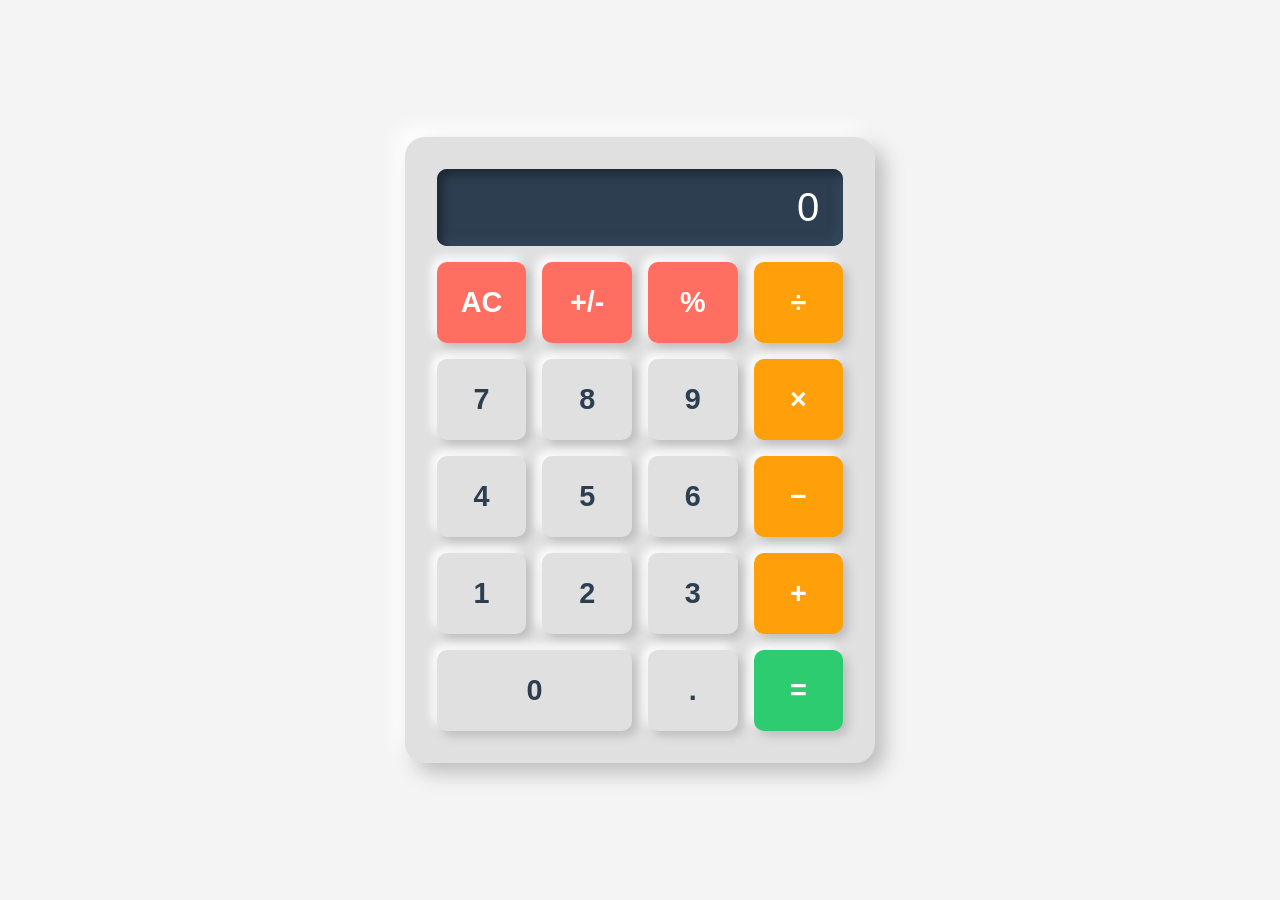
<file: index.html>
<!DOCTYPE html>
<html lang="en">
<head>
    <meta charset="UTF-8">
    <meta name="viewport" content="width=device-width, initial-scale=1.0">
    <title>Calculator</title>
    <link rel="stylesheet" href="style.css">
</head>
<body>

    <div class="calculator">
        <div class="display">
            <span id="display">0</span>
        </div>
        <div class="button ac" id="AC" data-value="AC">AC</div>
        <div class="button sign" id="sign" data-value="sign">+/-</div>
        <div class="button percent" id="percent" data-value="percent">%</div>
        <div class="button operator" id="divide" data-value="/">÷</div>
        <div class="button number" data-value="7">7</div>
        <div class="button number" data-value="8">8</div>
        <div class="button number" data-value="9">9</div>
        <div class="button operator" id="multiply" data-value="*">×</div>
        <div class="button number" data-value="4">4</div>
        <div class="button number" data-value="5">5</div>
        <div class="button number" data-value="6">6</div>
        <div class="button operator" id="minus" data-value="-">−</div>
        <div class="button number" data-value="1">1</div>
        <div class="button number" data-value="2">2</div>
        <div class="button number" data-value="3">3</div>
        <div class="button operator" id="plus" data-value="+">+</div>
        <div class="button zero number" data-value="0">0</div>
        <div class="button number" data-value=".">.</div>
        <div class="button operator equals" id="equals" data-value="=">=</div>
    </div>
    <script src="script.js"></script>
    
</body>
</html>
</file>
<file: style.css>
/* General Reset */
* {
    margin: 0;
    padding: 0;
    box-sizing: border-box;
}

body {
    display: flex;
    justify-content: center;
    align-items: center;
    height: 100vh;
    background-color: #f4f4f4;
    font-family: 'Arial', sans-serif;
}

/* Calculator Container */
.calculator {
    display: grid;
    grid-template-columns: repeat(4, 1fr);
    gap: 1rem;
    padding: 2rem;
    background: #e0e0e0;
    border-radius: 20px;
    box-shadow: 10px 10px 20px #bebebe, -10px -10px 20px #ffffff;
    max-width: 100vw;
}

/* Display */
.display {
    grid-column: span 4;
    background: #2c3e50;
    color: white;
    text-align: right;
    padding: 1rem 1.5rem;
    font-size: 2.5rem;
    border-radius: 10px;
    box-shadow: inset 5px 5px 10px #1e2835, inset -5px -5px 10px #36495d;
}

/* Buttons */
.button {
    display: flex;
    justify-content: center;
    align-items: center;
    background: #e0e0e0;
    font-size: 1.8rem;
    font-weight: bold;
    color: #2c3e50;
    padding: 1.5rem;
    border-radius: 10px;
    box-shadow: 5px 5px 10px #bebebe, -5px -5px 10px #ffffff;
    cursor: pointer;
    transition: transform 0.2s, box-shadow 0.2s;
}

.button:hover {
    transform: scale(1.1);
    box-shadow: 3px 3px 6px #bebebe, -3px -3px 6px #ffffff;
}

.button:active {
    transform: scale(0.95);
    box-shadow: inset 5px 5px 10px #bebebe, inset -5px -5px 10px #ffffff;
}

/* Operators and Special Buttons */
.operator {
    background-color: #ff9f0a;
    color: white;
}

.equals {
    background-color: #2ecc71;
    color: white;
}

.ac, .sign, .percent {
    background-color: #ff6f61;
    color: white;
}

/* Zero Button */
.zero {
    grid-column: span 2;
}
@media screen and (max-width: 500px) {
    .calculator{
        width: 100vw;
    }
    .button{
        font-size: 1.5rem;
    }
}
@media screen and (max-width: 395px) {
    .calculator{
        width: 100vw;
        gap: 0.5rem;
    }
    .button{
        font-size: 1.0rem;
    }
}
</file>
<file: cal.css>
/* General Reset */
* {
    margin: 0;
    padding: 0;
    box-sizing: border-box;
}

body {
    display: flex;
    justify-content: center;
    align-items: center;
    height: 100vh;
    background-color: #f4f4f4;
    font-family: 'Arial', sans-serif;
}

/* Calculator Container */
.calculator {
    display: grid;
    grid-template-columns: repeat(4, 1fr);
    gap: 1rem;
    padding: 2rem;
    background: #e0e0e0;
    border-radius: 20px;
    box-shadow: 10px 10px 20px #bebebe, -10px -10px 20px #ffffff;
    max-width: 100vw;
}

/* Display */
.display {
    grid-column: span 4;
    background: #2c3e50;
    color: white;
    text-align: right;
    padding: 1rem 1.5rem;
    font-size: 2.5rem;
    border-radius: 10px;
    box-shadow: inset 5px 5px 10px #1e2835, inset -5px -5px 10px #36495d;
}

/* Buttons */
.button {
    display: flex;
    justify-content: center;
    align-items: center;
    background: #e0e0e0;
    font-size: 1.8rem;
    font-weight: bold;
    color: #2c3e50;
    padding: 1.5rem;
    border-radius: 10px;
    box-shadow: 5px 5px 10px #bebebe, -5px -5px 10px #ffffff;
    cursor: pointer;
    transition: transform 0.2s, box-shadow 0.2s;
}

.button:hover {
    transform: scale(1.1);
    box-shadow: 3px 3px 6px #bebebe, -3px -3px 6px #ffffff;
}

.button:active {
    transform: scale(0.95);
    box-shadow: inset 5px 5px 10px #bebebe, inset -5px -5px 10px #ffffff;
}

/* Operators and Special Buttons */
.operator {
    background-color: #ff9f0a;
    color: white;
}

.equals {
    background-color: #2ecc71;
    color: white;
}

.ac, .sign, .percent {
    background-color: #ff6f61;
    color: white;
}

/* Zero Button */
.zero {
    grid-column: span 2;
}
@media screen and (max-width: 500px) {
    .calculator{
        width: 100vw;
    }
    .button{
        font-size: 1.5rem;
    }
}
@media screen and (max-width: 395px) {
    .calculator{
        width: 100vw;
        gap: 0.5rem;
    }
    .button{
        font-size: 1.0rem;
    }
}
</file>
